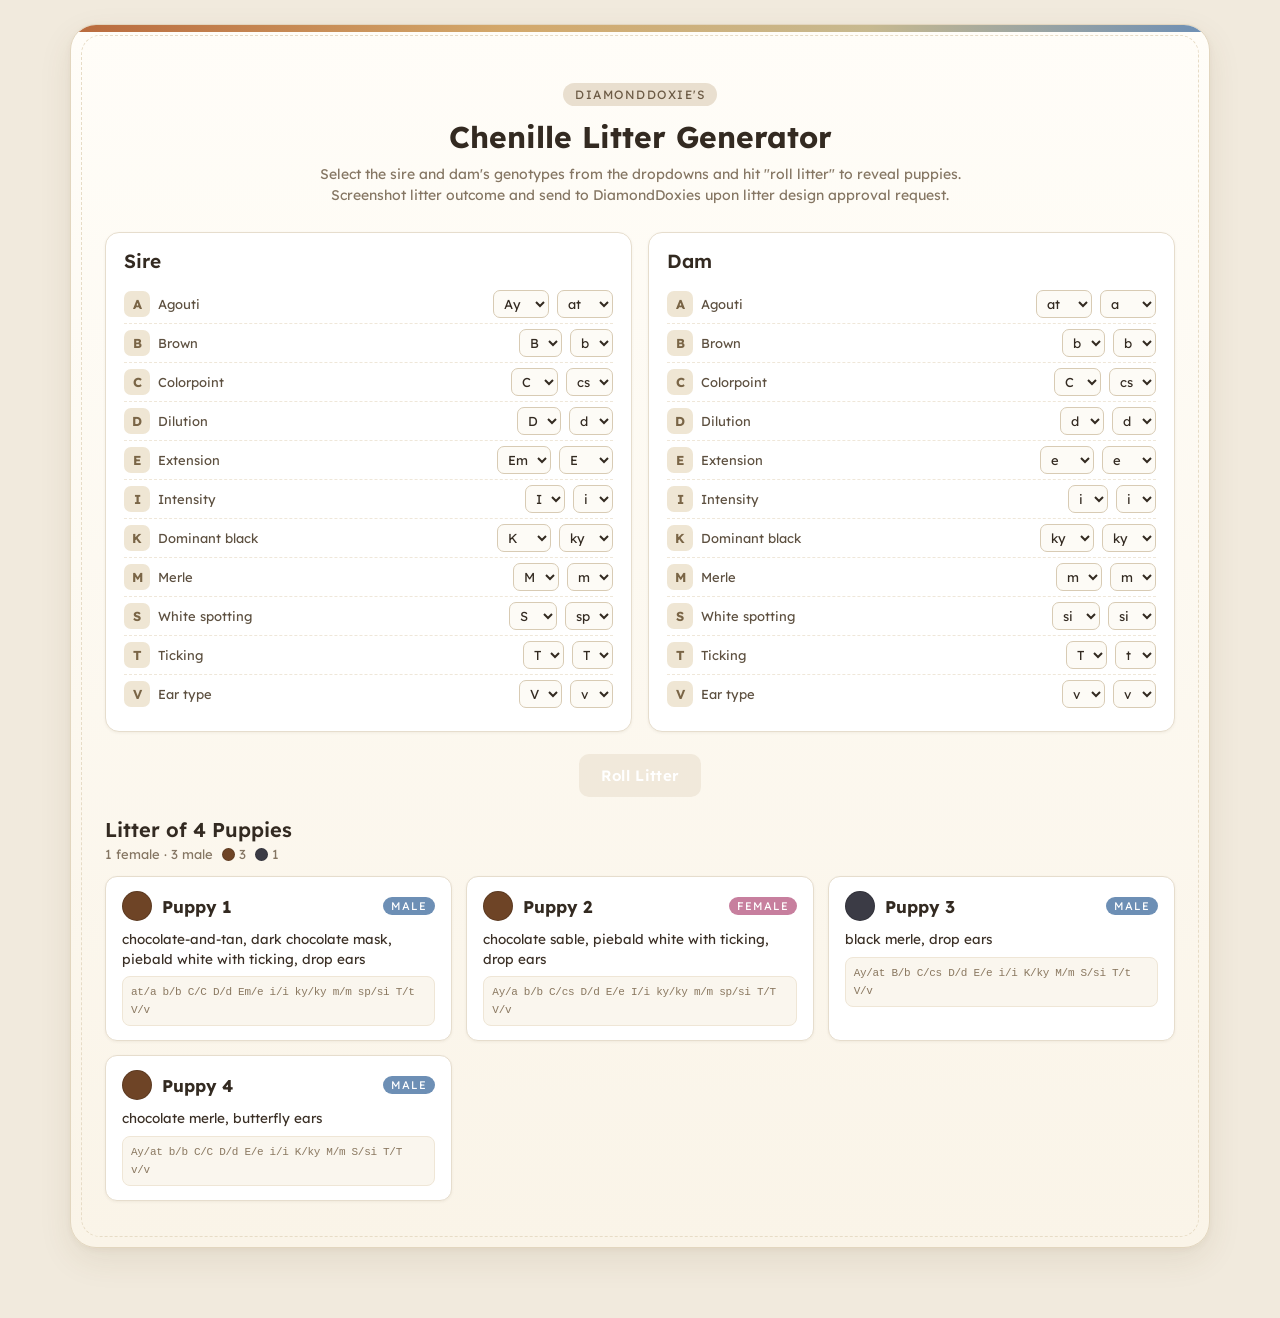
<file: index.html>
<!DOCTYPE html>
<html lang="en">
<head>
  <meta charset="UTF-8">
  <meta name="viewport" content="width=device-width, initial-scale=1.0">
  <title>Chenille Litter Generator</title>
  <link rel="preconnect" href="https://fonts.googleapis.com">
  <link rel="preconnect" href="https://fonts.gstatic.com" crossorigin>
  <link href="https://fonts.googleapis.com/css2?family=Lexend:wght@300;400;500;600;700;800&display=swap" rel="stylesheet">
  <link rel="stylesheet" href="styles.css">
</head>
<body>
<div class="wrap">
  <header>
    <div class="breedTag">DiamondDoxie's</div>
    <h1>Chenille Litter Generator</h1>
    <p>Select the sire and dam's genotypes from the dropdowns and hit "roll litter" to reveal puppies.  Screenshot litter outcome and send to DiamondDoxies upon litter design approval request.</p>
  </header>

  <div class="parents">
    <section class="panel">
      <div class="parentHead">
        <h2>Sire</h2>
      </div>
      <div id="sireLoci"></div>
    </section>
    <section class="panel">
      <div class="parentHead">
        <h2>Dam</h2>
      </div>
      <div id="damLoci"></div>
    </section>
  </div>

  <div class="controls">
    <button class="bigBtn" onclick="produceLitter()">Roll Litter</button>
  </div>

  <div class="results" id="results"></div>
</div>
<script>
const LOCI = [
  { id: 'A', name: 'Agouti', order: 'Ay > asa > at > a', alleles: [
    { a: 'Ay', p: 'Sable — fawn with black-tipped hairs' },
    { a: 'asa', p: 'Black saddle — tan dog with a black saddle over the back' },
    { a: 'at', p: 'Tan points — body with tan markings on muzzle, brow, chest, legs' },
    { a: 'a',  p: 'Recessive black — solid black, no tan' },
  ]},
  { id: 'B', name: 'Brown', order: 'B > b', alleles: [
    { a: 'B', p: 'Black-based pigment (dominant)' },
    { a: 'b', p: 'Brown / chocolate pigment (recessive)' },
  ]},
  { id: 'C', name: 'Colorpoint', order: 'C > cs > c', alleles: [
    { a: 'C', p: 'Full color (dominant)' },
    { a: 'cs', p: 'Siamese colorpoint — pale body, dark points' },
    { a: 'c', p: 'Albino — white coat, pink eyes' },
  ]},
  { id: 'D', name: 'Dilution', order: 'D > d', alleles: [
    { a: 'D', p: 'Full pigment (dominant)' },
    { a: 'd', p: 'Dilute — black to blue, chocolate to isabella' },
  ]},
  { id: 'E', name: 'Extension', order: 'Em > E > e', alleles: [
    { a: 'Em', p: 'Melanistic mask — dark face/muzzle' },
    { a: 'E', p: 'Normal — allows black pigment' },
    { a: 'e', p: 'Red — no black on body' },
  ]},
  { id: 'I', name: 'Intensity', order: 'I > i', alleles: [
    { a: 'I', p: 'Full intensity (dominant)' },
    { a: 'i', p: 'Faded intensity — red washed out to cream' },
  ]},
  { id: 'K', name: 'Dominant black', order: 'K > kbr > ky', alleles: [
    { a: 'K', p: 'Dominant black — masks the A-locus' },
    { a: 'kbr', p: 'Brindle — dark stripes over the base pattern' },
    { a: 'ky', p: 'Recessive — the A-locus pattern shows' },
  ]},
  { id: 'M', name: 'Merle', order: 'M > m', alleles: [
    { a: 'M', p: 'Merle — mottled patches of diluted color' },
    { a: 'm', p: 'No merle (recessive)' },
  ]},
  { id: 'S', name: 'White spotting', order: 'S > sp > sc > si', alleles: [
    { a: 'S', p: 'Solid — no white (dominant)' },
    { a: 'sp', p: 'Piebald — white patches' },
    { a: 'sc', p: 'Caterpillar piebald — caterpillar-shaped white patches' },
    { a: 'si', p: 'Collared — white markings' },
  ]},
  { id: 'T', name: 'Ticking', order: 'T > t', alleles: [
    { a: 'T', p: 'Ticking — freckles/spots in the white areas' },
    { a: 't', p: 'No ticking (recessive)' },
  ]},
  { id: 'V', name: 'Ear type', order: 'V > v', alleles: [
    { a: 'V', p: 'Drop ears (dominant)' },
    { a: 'v', p: 'Butterfly ears (recessive)' },
  ]},
];

const DEFAULT_SIRE = { A: ['Ay','at'], B: ['B','b'], C: ['C','cs'], D: ['D','d'], E: ['Em','E'], I: ['I','i'], K: ['K','ky'], M: ['M','m'], S: ['S','sp'], T: ['T','T'], V: ['V','v'] };
const DEFAULT_DAM  = { A: ['at','a'], B: ['b','b'], C: ['C','cs'], D: ['d','d'], E: ['e','e'], I: ['i','i'], K: ['ky','ky'], M: ['m','m'], S: ['si','si'], T: ['T','t'], V: ['v','v'] };

function buildParentUI(parent) {
  const ctn = document.getElementById(parent + 'Loci');
  for (const L of LOCI) {
    const row = document.createElement('div');
    row.className = 'locusRow';
    const idEl = document.createElement('div');
    idEl.className = 'locusId';
    idEl.textContent = L.id;
    const nameEl = document.createElement('div');
    nameEl.className = 'locusName';
    nameEl.textContent = L.name;
    row.appendChild(idEl);
    row.appendChild(nameEl);
    for (const slot of ['a','b']) {
      const sel = document.createElement('select');
      sel.id = parent + '_' + L.id + slot;
      sel.title = L.id + ' locus — ' + L.name;
      for (const al of L.alleles) {
        const opt = document.createElement('option');
        opt.value = al.a;
        opt.textContent = al.a;
        opt.title = al.p;
        sel.appendChild(opt);
      }
      row.appendChild(sel);
    }
    ctn.appendChild(row);
  }
}

function setParent(parent, g) {
  for (const L of LOCI) {
    document.getElementById(parent + '_' + L.id + 'a').value = g[L.id][0];
    document.getElementById(parent + '_' + L.id + 'b').value = g[L.id][1];
  }
}

function readParentGenotype(parent) {
  const g = {};
  for (const L of LOCI) {
    g[L.id] = [
      document.getElementById(parent + '_' + L.id + 'a').value,
      document.getElementById(parent + '_' + L.id + 'b').value,
    ];
  }
  return g;
}

function pick(arr) { return arr[Math.floor(Math.random() * 2)]; }

function inheritPuppy(dam, sire) {
  const g = {};
  for (const L of LOCI) g[L.id] = [pick(dam[L.id]), pick(sire[L.id])];
  return g;
}

function has(g, id, a) { return g[id][0] === a || g[id][1] === a; }
function homo(g, id, a) { return g[id][0] === a && g[id][1] === a; }

function euColor(g) {
  const brown = homo(g, 'B', 'b');
  const dilute = homo(g, 'D', 'd');
  if (brown) return dilute ? 'isabella' : 'chocolate';
  return dilute ? 'blue' : 'black';
}

function cType(g) {
  if (has(g, 'C', 'C')) return 'full';
  if (homo(g, 'C', 'c')) return 'albino';
  return 'colorpoint';
}

function aPattern(g) {
  if (has(g, 'A', 'Ay')) return 'sable';
  if (has(g, 'A', 'asa')) return 'saddle';
  if (homo(g, 'A', 'a')) return 'black';
  return 'tanpoints';
}

function aDisplay(g) {
  const ap = aPattern(g);
  const eu = euColor(g);
  if (ap === 'sable') return eu + ' sable';
  if (ap === 'saddle') return eu + ' saddle';
  if (ap === 'tanpoints') return eu + '-and-tan';
  return 'recessive ' + eu;
}

function whiteType(g) {
  if (has(g, 'S', 'S')) return 'none';
  if (has(g, 'S', 'sp')) return 'piebald';
  if (has(g, 'S', 'sc')) return 'caterpillar';
  return 'irish';
}

function whitePhrase(g) {
  const w = whiteType(g);
  let s = '';
  if (w === 'piebald') s = 'piebald white';
  else if (w === 'caterpillar') s = 'caterpillar piebald';
  else if (w === 'irish') s = 'collared';
  if (s && has(g, 'T', 'T')) s += ' with ticking';
  return s;
}

function earPhrase(g) {
  return homo(g, 'V', 'v') ? 'butterfly ears' : 'drop ears';
}

function phenotype(g) {
  const ct = cType(g);
  const parts = [];
  if (ct === 'albino') {
    parts.push('albino — white coat, pink eyes');
  } else {
    if (homo(g, 'E', 'e')) {
      let b = homo(g, 'I', 'i') ? 'cream coat (faded intensity)' : 'red coat';
      if (homo(g, 'M', 'M')) b = 'double merle (lethal white) — mostly white coat';
      else if (has(g, 'M', 'M')) b += ' with ghost merle';
      parts.push(b);
    } else {
      const eu = euColor(g);
      let base;
      const kDominant = has(g, 'K', 'K');
      if (kDominant) base = 'solid ' + eu;
      else if (has(g, 'K', 'kbr')) base = aPattern(g) === 'black' ? 'solid ' + eu : 'brindle ' + aDisplay(g);
      else base = aDisplay(g);
      const patternExpr = !kDominant;
      if (homo(g, 'M', 'M')) {
        base = 'double merle (lethal white) — mostly white with small ' + eu + ' patches';
      } else if (has(g, 'M', 'M')) {
        const ap = aPattern(g);
        if (has(g, 'K', 'kbr')) base = eu + ' brindlemerle';
        else if (!patternExpr) base = eu + ' merle';
        else if (ap === 'tanpoints') base = eu + ' merle with tan points';
        else if (ap === 'black') base = eu + ' merle';
        else base = aDisplay(g) + ' merle';
      }
      parts.push(base);
      if (has(g, 'E', 'Em') && !has(g, 'K', 'K')) parts.push('dark ' + eu + ' mask');
    }
    const w = whitePhrase(g);
    if (w) parts.push(w);
    if (ct === 'colorpoint') parts.push('colorpoint');
  }
  parts.push(earPhrase(g));
  return parts.join(', ');
}

function outOfStandard(g) {
  if (homo(g, 'M', 'M')) return true;
  if (cType(g) === 'albino') return true;
  if (homo(g, 'E', 'e') && homo(g, 'I', 'i')) return true;
  if (!homo(g, 'E', 'e') && homo(g, 'D', 'd')) return true;
  return has(g, 'K', 'kbr') && has(g, 'M', 'M');
}

function swatchColor(g) {
  const ct = cType(g);
  if (ct === 'albino') return '#f4f1ec';
  if (homo(g, 'M', 'M')) return '#efe9e0';
  if (homo(g, 'E', 'e')) return homo(g, 'I', 'i') ? '#f0e0c4' : '#c4763a';
  const map = { black: '#3b3b45', blue: '#8b93a3', chocolate: '#6e4426', isabella: '#b59d96' };
  return map[euColor(g)];
}

function genoString(g) {
  return LOCI.map(L => {
    const a = g[L.id];
    const sorted = a.slice().sort((x, y) =>
      L.alleles.findIndex(al => al.a === x) - L.alleles.findIndex(al => al.a === y));
    return sorted.join('/');
  }).join(' ');
}

function produceLitter(scroll) {
  const sire = readParentGenotype('sire');
  const dam = readParentGenotype('dam');
  let n = 2 + Math.floor(Math.random() * 7);
  const pups = [];
  for (let i = 0; i < n; i++) {
    const g = inheritPuppy(dam, sire);
    pups.push({
      id: i + 1,
      sex: Math.random() < 0.5 ? 'F' : 'M',
      g,
      pheno: phenotype(g),
      color: swatchColor(g),
      merle: has(g, 'M', 'M') && !homo(g, 'M', 'M'),
    });
  }
  renderLitter(pups);
  if (scroll) {
    const top = document.getElementById('results').offsetTop - 12;
    window.scrollTo({ top, behavior: 'smooth' });
  }
}

function renderLitter(pups) {
  const ctn = document.getElementById('results');
  const f = pups.filter(p => p.sex === 'F').length;
  const m = pups.length - f;
  const colors = {};
  for (const p of pups) colors[p.color] = (colors[p.color] || 0) + 1;
  let html = '<h3>Litter of ' + pups.length + (pups.length === 1 ? ' Puppy' : ' Puppies') + '</h3>';
  html += '<p class="summary">' + f + ' female &middot; ' + m + ' male';
  for (const [c, count] of Object.entries(colors)) {
    html += '<span class="dot" style="background:' + c + '" title="' + count + '"></span>' + count;
  }
  html += '</p><div class="litterGrid">';
  for (const p of pups) {
    html += '<div class="puppy">';
    html += '<div class="puppyTop"><span class="swatch' + (p.merle ? ' merle' : '') + '" style="background:' + p.color + '"></span>';
    html += '<span class="puppyId">Puppy ' + p.id + '</span>';
    html += '<span class="sex ' + p.sex + '">' + (p.sex === 'F' ? 'Female' : 'Male') + '</span>';
    if (outOfStandard(p.g)) html += '<span class="oosTag">Out of standard</span>';
    html += '</div>';
    html += '<p class="pheno">' + p.pheno + '</p>';
    html += '<div class="genos">' + genoString(p.g) + '</div>';
    html += '</div>';
  }
  html += '</div>';
  ctn.innerHTML = html;
}

buildParentUI('sire');
buildParentUI('dam');
setParent('sire', DEFAULT_SIRE);
setParent('dam', DEFAULT_DAM);
produceLitter(false);

window.__gen = { inheritPuppy, phenotype, genoString, outOfStandard, cType, euColor, swatchColor, LOCI };
</script>
</body>
</html>
</file>
<file: styles.css>
* { box-sizing: border-box; }
body {
  margin: 0; padding: 24px 14px 70px;
  background: #f1eadd; color: #332a21;
  font-family: "Lexend", ui-sans-serif, system-ui, -apple-system, "Segoe UI", Roboto, Arial, sans-serif;
  text-align: left;
}
.wrap {
  max-width: 1140px; margin: 0 auto;
  background: linear-gradient(180deg, #fffdf8 0%, #faf4e8 100%);
  border: 1px solid #e2d6bf; border-radius: 26px;
  box-shadow: 0 12px 34px rgba(90, 62, 26, .09), 0 2px 6px rgba(90, 62, 26, .05);
  padding: 30px 34px 46px; position: relative; overflow: hidden;
}
.wrap::before {
  content: ""; position: absolute; top: 0; left: 0; right: 0; height: 7px;
  background: linear-gradient(90deg, #b96a3d, #d3a86a 38%, #c7b98f 70%, #6d8fb5);
}
.wrap::after {
  content: ""; position: absolute; inset: 10px; pointer-events: none;
  border: 1px dashed #e7dcc6; border-radius: 19px;
}

header { text-align: center; padding: 28px 0 4px; }
.breedTag {
  display: inline-block; background: #e9dfcf; color: #6b5a44;
  font-size: 12px; letter-spacing: 1.5px; text-transform: uppercase;
  padding: 4px 12px; border-radius: 999px; margin-bottom: 12px;
}
h1 { font-family: "Lexend", sans-serif; font-weight: 700; font-size: 30px; margin: 0 0 8px; }
header p { color: #857663; font-size: 14px; margin: 0 auto; max-width: 680px; line-height: 1.5; }

.panel {
  background: #fff; border: 1px solid #e6ddcd; border-radius: 14px;
  padding: 16px 18px 18px; box-shadow: 0 1px 3px rgba(70,50,20,.06);
}
.parents { display: grid; grid-template-columns: 1fr 1fr; gap: 16px; margin-top: 22px; }
@media (max-width: 820px){ .parents { grid-template-columns: 1fr; } }

.parentHead { display: flex; align-items: center; justify-content: space-between; margin-bottom: 12px; }
.parentHead h2 { font-family: "Lexend", sans-serif; font-weight: 600; font-size: 19px; margin: 0; }
.miniBtn {
  background: #f1e9db; border: 1px solid #dfd3be; color: #6b5a44; border-radius: 8px;
  padding: 4px 10px; font-size: 12px; cursor: pointer; font-family: inherit;
}
.miniBtn:hover { background: #e8ddc9; }

.locusRow { display: flex; align-items: center; gap: 8px; padding: 5px 0; border-bottom: 1px dashed #efe7d9; }
.locusRow:last-child { border-bottom: none; }
.locusId {
  width: 26px; height: 26px; border-radius: 7px; flex: 0 0 26px;
  background: #efe6d4; color: #7a6546; font-size: 13px; font-weight: 700;
  display: flex; align-items: center; justify-content: center;
}
.locusName { flex: 1; font-size: 13px; color: #5d5040; }
select {
  font-size: 13px; padding: 4px 6px; border-radius: 7px;
  border: 1px solid #d8cbb4; background: #fdfbf6; color: #332a21; font-family: inherit;
}
select:focus { outline: 2px solid #d3a86a; outline-offset: 1px; }

.controls { display: flex; justify-content: center; margin: 22px 0 6px; }
.bigBtn {
  background: #f1e9db; color: #fff; border: none; border-radius: 10px;
  font-size: 15px; font-weight: 600; padding: 12px 22px; cursor: pointer;
  font-family: inherit; letter-spacing: .3px;
}
.bigBtn:hover { background: #8f5734; }

.results { margin-top: 20px; }
.results h3 { font-family: "Lexend", sans-serif; font-weight: 600; font-size: 20px; margin: 0 0 4px; }
.summary { font-size: 13px; color: #857663; margin: 0 0 14px; }
.dot { display: inline-block; width: 13px; height: 13px; border-radius: 50%; border: 1px solid rgba(0,0,0,.15); vertical-align: -2px; margin: 0 4px 0 9px; }

.litterGrid { display: grid; grid-template-columns: repeat(auto-fill, minmax(300px, 1fr)); gap: 14px; }
.puppy {
  background: #fff; border: 1px solid #e6ddcd; border-radius: 12px;
  padding: 14px 16px; box-shadow: 0 1px 3px rgba(70,50,20,.06);
}
.puppyTop { display: flex; align-items: center; gap: 10px; margin-bottom: 8px; flex-wrap: wrap; }
.swatch { width: 30px; height: 30px; border-radius: 50%; border: 1px solid rgba(0,0,0,.18); flex: 0 0 30px; }
.swatch.merle {
  background-image:
    radial-gradient(circle at 32% 30%, rgba(255,255,255,.85) 0 20%, transparent 42%),
    radial-gradient(circle at 72% 62%, rgba(255,255,255,.7) 0 24%, transparent 48%),
    radial-gradient(circle at 55% 22%, rgba(255,255,255,.55) 0 14%, transparent 36%),
    radial-gradient(circle at 40% 80%, rgba(255,255,255,.65) 0 16%, transparent 34%);
}
.puppyId { font-family: "Lexend", sans-serif; font-size: 17px; font-weight: 700; flex: 1; }
.sex { font-size: 11px; letter-spacing: 1px; text-transform: uppercase; padding: 2px 8px; border-radius: 999px; color: #fff; }
.sex.M { background: #6d8fb5; }
.sex.F { background: #c77f9e; }
.oosTag {
  font-size: 10.5px; font-weight: 700; letter-spacing: .7px; text-transform: uppercase;
  color: #fff; background: #a34a2a; border-radius: 999px; padding: 3px 9px;
}
.pheno { font-size: 13.5px; line-height: 1.45; color: #3a2f25; margin: 0 0 8px; }
.genos {
  font-size: 11px; letter-spacing: -0.3px; color: #8a7860; font-family: ui-monospace, SFMono-Regular, Menlo, monospace;
  background: #faf6ee; border: 1px solid #efe6d6; border-radius: 8px; padding: 6px 8px; line-height: 1.65;
}
</file>
